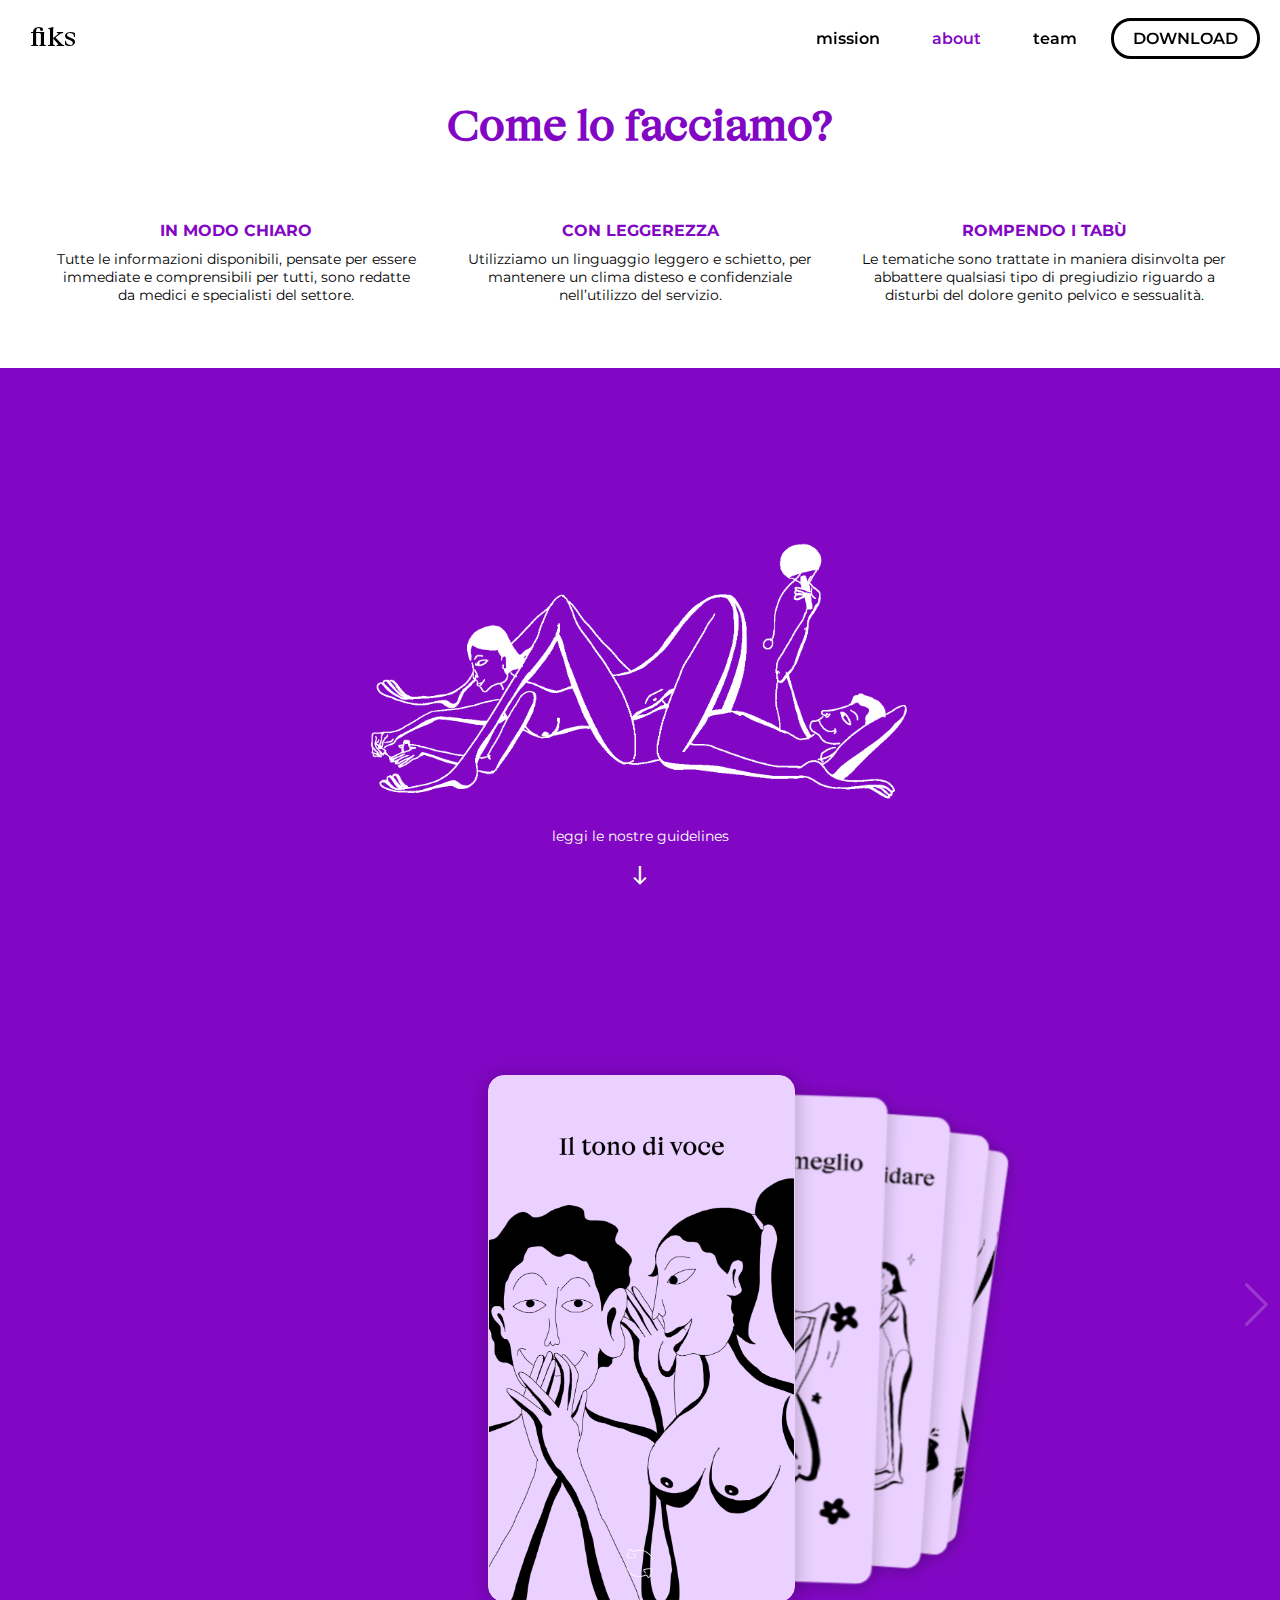
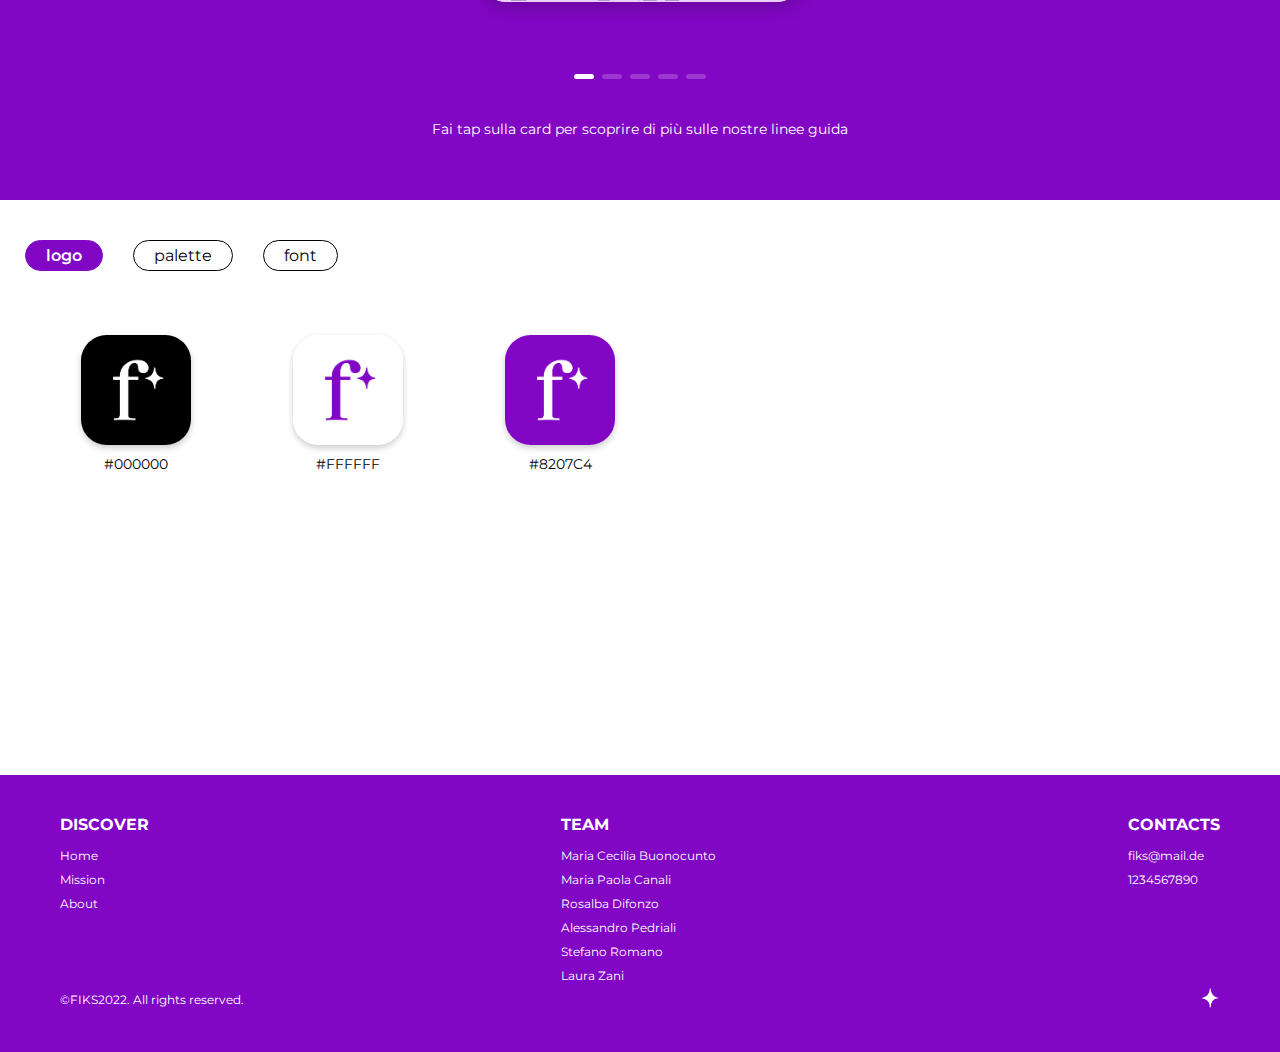
<file: about.html>
<!DOCTYPE html>
<html lang="en">
  <head>
    <meta charset="utf-8" />
    <meta name="viewport" content="width=device-width, initial-scale=1.0">
    <title>Fiks - About</title>
    <link rel="stylesheet" type="text/css" href="assets/stylesheet/guidelines.css">
    <link rel="stylesheet" type="text/css" href="assets/stylesheet/generali.css">

    <link rel="stylesheet" href="https://unpkg.com/swiper/swiper-bundle.min.css"/>

    <link rel="preconnect" href="https://fonts.googleapis.com">
    <link rel="preconnect" href="https://fonts.gstatic.com" crossorigin>
    <link href="https://fonts.googleapis.com/css2?family=Montserrat:wght@400;500;600&display=swap" rel="stylesheet">
    
    <link rel="icon" sizes="180x180" href="assets/images/stella.png">

  </head>

  <body>
 <!-- HEADER -->
 <nav>
  <p id="logo"><a href="index.html">fiks</a></p>
  <div class="menu" id="nav">
    <!-- <a href="index.html">fiks</a> -->
    <a href="mission.html">mission</a>
    <a href="about.html">about</a>
    <a href="team.html">team</a>
    <a href="download.html" id="download">DOWNLOAD</a>
  </div>
  <div class="hamburger" onclick="openNav()">
    <span></span>
    <span></span>
    <span></span>
  </div>
</nav>



<!-- INTRODUCTION -->
    <div class="guidelines">
      <div class="guidelines__content">
        <h2 class="purple">Come lo facciamo?</h2>
      </div>

      <div class="row">
        <div class="column">
          <h3>IN MODO CHIARO</h3>
          <p class="description-black">Tutte le informazioni disponibili, pensate per essere immediate e comprensibili per tutti, sono redatte da medici e specialisti del settore.</p>
        </div>
        <div class="column">
          <h3>CON LEGGEREZZA</h3>
          <p class="description-black">Utilizziamo un linguaggio leggero e schietto, per mantenere un clima disteso e confidenziale nell’utilizzo del servizio. </p>
        </div>
        <div class="column">
          <h3>ROMPENDO I TABÙ</h3>
          <p class="description-black">Le tematiche sono trattate in maniera disinvolta per abbattere qualsiasi tipo di pregiudizio riguardo a disturbi del dolore genito pelvico e sessualità.</p>
        </div>
      </div>
      
      <div class="godown">
        <img src="assets/images/guidelines.png" alt="illustrazione di due amanti" id="amanti">
        <div class="godown__content">
          <p class="description">leggi le nostre guidelines</p>
          <a href="#cards" id="arrow">↓</a>
          </div>
      </div>

    </div>
  </div>
  

  <!-- SWIPER -->
  <div id="swiper__container">
 <div class="swiper mySwiper" id="cards">
   <div class="swiper-wrapper">
     <!-- CARD -->
    <div class="swiper-slide card">
      <div class="card__inner" id="card1">
        <div class="card__face card__face--front">
          <div class="card__content">
            <img src="assets/images/front1.png" title="guideline numero 1" alt="Per conoscersi meglio" class="guideline">
          </div>
        </div>
        <div class="card__face card__face--back">
          <div class="card__content">
            <img src="assets/images/back1.png" alt="" class="guideline">
          </div>
        </div>
      </div>
    </div>
    <!-- CARD -->
    <!-- CARD -->
    <div class="swiper-slide card">
      <div class="card__inner" id="card2">
        <div class="card__face card__face--front">
          <div class="card__content">
            <img src="assets/images/front2.png" title="guideline numero 2" class="guideline">
          </div>
        </div>
        <div class="card__face card__face--back">
          <div class="card__content">
            <img src="assets/images/back2.png" alt="" class="guideline">
          </div>
        </div>
      </div>
    </div>
    <!-- CARD -->
    <!-- CARD -->
    <div class="swiper-slide card">
      <div class="card__inner" id="card3">
        <div class="card__face card__face--front">
          <div class="card__content">
            <img src="assets/images/front3.png" title="guideline numero 3" class="guideline">
          </div>
        </div>
        <div class="card__face card__face--back">
          <div class="card__content">
            <img src="assets/images/back3.png" alt="" class="guideline">
          </div>
        </div>
      </div>
    </div>
    <!-- CARD -->
    <!-- CARD -->
    <div class="swiper-slide card">
      <div class="card__inner" id="card4">
        <div class="card__face card__face--front">
          <div class="card__content">
            <img src="assets/images/front4.png" title="guideline numero 4" class="guideline">
          </div>
        </div>
        <div class="card__face card__face--back">
          <div class="card__content">
            <img src="assets/images/back4.png" alt="" class="guideline">
          </div>
        </div>
      </div>
    </div>
    <!-- CARD -->
    <!-- CARD -->
    <div class="swiper-slide card">
      <div class="card__inner" id="card5">
        <div class="card__face card__face--front">
          <div class="card__content">
            <img src="assets/images/front5.png" title="guideline numero 5" class="guideline">
          </div>
        </div>
        <div class="card__face card__face--back">
          <div class="card__content">
            <img src="assets/images/back5.png" alt="" class="guideline">
          </div>
        </div>
      </div>
    </div>
    <!-- CARD -->
   
  </div>
    <div class="swiper-button-next"></div>
    <div class="swiper-button-prev"></div>
    <div class="swiper-pagination"></div>
  </div>
  <div id="press">
  <!-- <img src="assets/images/turn.png" alt="premi per girare la carta e scoprire le nostre linee guida" id="turn"> -->
  <p class="description">Fai tap sulla card per scoprire di più sulle nostre linee guida</p>
  </div>
</div>


<!-- SWITCHER -->
<header>
  <div id="subnav">
    <ul class="tabs">
      <li class="tab is-active">
        <a data-switcher data-tab="1">logo</a>
      </li>
      <li class="tab">
        <a data-switcher data-tab="2">palette</a>
      </li>
      <li class="tab">
        <a data-switcher data-tab="3">font</a>
      </li>
    </ul>
  </div>
</header>

  <main>
    <section class="pages">
<!-- LOGO -->
      <div class="page is-active" data-page="1">
        <div class="colors">
          <div class="color">
            <img src="assets/images/logo3.png" alt="">
            <p class="description-black">#000000</p>
          </div>
          <div class="color">
            <img src="assets/images/logo2.png" alt="">
            <p class="description-black">#FFFFFF</p>
          </div>
          <div class="color">
            <img src="assets/images/logo1.png" alt="">
            <p class="description-black">#8207C4</p>
          </div>
      </div>

      </div>
<!-- PALETTE -->
      <div class="page" data-page="2">
        <div class="colors">
          
          <div class="color">
            <div class="box" id="color3"></div>
            <p class="description-black">#8207C4</p>

          </div>
          <div class="color">
            <div class="box" id="color4"></div>
            <p class="description-black">#FF5C1E</p>
          </div>
          <div class="color">
            <div class="box" id="color5"></div>
            <p class="description-black">#F8D6E4</p>
            </div>
          <div class="color">
            <div class="box" id="color2"></div>
            <p class="description-black">#FFFFFF</p>
          </div>
          <div class="color">
            <div class="box" id="color1"></div>
            <p class="description-black">#000000</p>
          </div>
          
          
          </div>
      </div>
    </div>
<!-- FONT -->
      <div class="page" data-page="3">
        <div class="fonts">
          <div class="font" id="montserrat-regular">
            <h3 class="fontdisplay" id="montserrat-regular">Montserrat Regular</h3>
            <p class="type">a b c d e f g h i l m n o p q r s t u v z</p>
            <p class="type">A B C D E F G H I L M N O P Q R S T U V Z</p>
            <p class="type">1 2 3 4 5 6 7 8 9 0</p>
          </div>
          <div class="font" id="montserrat-medium">
            <h3 class="fontdisplay" id="montserrat-medium">Montserrat Medium</h3>
            <p class="type">a b c d e f g h i l m n o p q r s t u v z</p>
            <p class="type">A B C D E F G H I L M N O P Q R S T U V Z</p>
            <p class="type">1 2 3 4 5 6 7 8 9 0</p>
          </div>
          <div class="font" id="montserrat-semibold">
            <h3 class="fontdisplay" id="montserrat-semibold">Montserrat Semibold</h3>
            <p class="type">a b c d e f g h i l m n o p q r s t u v z</p>
            <p class="type">A B C D E F G H I L M N O P Q R S T U V Z</p>
            <p class="type">1 2 3 4 5 6 7 8 9 0</p>
          </div>
          <div class="font" id="bigdailyshort">
            <h3 id="bigdailyshort">Big Daily Short Regular</h3>
            <p class="type">a b c d e f g h i l m n o p q r s t u v z</p>
            <p class="type">A B C D E F G H I L M N O P Q R S T U V Z</p>
            <p class="type">1 2 3 4 5 6 7 8 9 0</p>
          </div>
        </div>
    </section>
  </main>


</div>
</div>
 
<!-- FOOTER -->

<footer class="purplefoot">
  <div class="row">
  </div>
  <div class="row">
    <div class="column">
      <h3>DISCOVER</h3>
      <p><a href="index.html">Home</a></p>
      <p><a href="mission.html">Mission</a></p>
      <p><a href="about.html">About</a></p>
      <!-- <p><a href="team.html">Team</a></p> -->
    </div>
    <div class="column">
     <h3>TEAM</h3>
     <p>Maria Cecilia Buonocunto<br>Maria Paola Canali<br>Rosalba Difonzo<br>Alessandro Pedriali<br>Stefano Romano<br>Laura Zani</p>
    </div>
    <div class="column">
     <h3>CONTACTS</h3>
     <p>fiks@mail.de<br>1234567890</p>
    </div>
  </div>
  <div class="row">
    <p>©FIKS2022. All rights reserved.</p>
    <img src="assets/images/stella.png" alt="" id="stella">

 </div>
</footer>



 <script src="https://unpkg.com/swiper/swiper-bundle.min.js"></script>

 <script src="assets/scripts/cards.js"></script>
 <script src="assets/scripts/swiper.js"></script>
 <script src="assets/scripts/sketch.js"></script>
 <script src="assets/scripts/switcher.js"></script>
 <script src="assets/scripts/active.js"></script>

  </body>
</html>
</file>
<file: assets/stylesheet/guidelines.css>
/* base style */
body {
  background-color: white;
  color: white;
  font-family: 'Big Daily Short';
  margin: 0px;
  padding: 0;
  /* width:100vw; */
  overflow-x: hidden;
}

a {text-decoration: none;}

h1 {
  font-size:min(7vw, 60px); 
  font-family: 'Big Daily Short';
  color:#8207C4; 
  margin-left: 30px; 
}
  
h2{
  font-size:clamp(32px,5vw,40px);
  font-family: 'Big Daily Short';
  color:#fff; 
}

.purple{
  font-size:clamp(32px,5vw,40px);
  font-family: 'Big Daily Short';
  color:#8207C4; 
}

h3{
  font-size:clamp(12px,3vw,16px);
  font-family: 'montserrat';
  text-align:center;
  color:#8207C4; 
} 



.description {
  color:white;
  font-family: "montserrat";
  text-align: center;
  font-size: 14px;
  padding: 10px;
}

.description-black {
  color:black;
  font-family: "montserrat";
  text-align: center;
  font-size: 14px;
  padding: 10px;
}


.button {
  padding:8px 30px;  
  color: #8207C4; 
  display:inline-block; 
  border: #8207C4; 
  border-style:solid; 
  border-radius:20px ;
  background:white; 
  font-size:15px; 
  font-family: 'Montserrat';
  font-weight:normal;
  font-style: normal;
}

.button:hover{
  background-color:#8207C4 ;
  color: #fff;
}

.button:active{
  background-color:white ;
  color: #8207C4;
  box-shadow: 5px 1px 6px 2px rgba(0, 0, 0, 0.2);

}

canvas {
  display: block;
}

@media (max-width: 576px) {
  
  
}


  
* {
  margin: 0;
  padding: 0px;
}

/* INTRODUCTION */
.guidelines {
  width: 100vw;
  height: 100vh;
  display: flex;
  /* justify-content: center; */
  align-items: center;
  justify-content: space-between;
  flex-direction: column;

}

.guidelines__content {
  display: flex;
  justify-content: center;
  align-items: center;
  flex-direction: column;
  margin-top: 100px;
  margin-bottom:20px;
  text-align: center;
}

.guidelines .row {
  padding:20px;
  align-items: flex-start;
}
.guidelines .column {
  margin: 10px;
  width:30vw;
}

.guidelines .img {
  margin-top: 100px;
  padding-bottom: 100px;
}


.godown {
  display: flex;
  justify-content: flex-end;
  align-items: center;
  flex-direction: column;

  width: 100vw;
  height: 40vw;
  padding:10px;

  background-color: #8207C4;
}

.godown__content {
  display: flex;
  flex-direction: column;
  align-items: center;
}

#amanti {
  padding: 5px;
  width:45vw;
  z-index: 0;
}

#arrow {
  color: white;
  font-size: 30px;
  animation: 2s ease-in-out infinite;
}

#arrow:hover {
  color: #EBD1FF;
}


@media (max-width: 576px) {
  .guidelines__content{
    margin-top: 60px;
  }
  .guidelines .row {
    width:70vw;
    padding:0px;

    display: flex;
    align-items: center;
  }

  .guidelines .column {
    width:70vw;
  }
  .godown{
    padding:30px 0 30px 0 ;

  }
}


/* CARDS SWIPER */
#swiper__container {
  height: 100vh;
  width:100vw;
  background-color: #8207C4;

  overflow: hidden;
}

.swiper {
  height: 90vh;
  width:100vw;

  overflow: hidden;
}

.swiper-wrapper {
  max-width: 100vw;
}

.swiper-pagination {
  padding-bottom: 20px;
  padding-top: 30px;
  max-height: 10vh;
}
.swiper-pagination .swiper-pagination-bullet {
  height: 5px;
  width: 20px;
  border-radius: 25px;
  background: #fff;
}

.swiper .swiper-button-next, .swiper .swiper-button-prev {
  opacity: 0.2;
  color: #fff;
  transition: all 0.3 ease;
}

.swiper-button-next:hover, .swiper-button-prev:hover {
  opacity: 1;
  color: #fff;
}

.swiper .swiper-button-prev.swiper-button-disabled {
  opacity: 0;
}

.swiper .swiper-button-next.swiper-button-disabled {
  opacity: 0;
}

.swiper-slide .card .swiper-slide-active .swiper-slide-visible{
  margin: 0;
}

.swiper-slide.card {
  margin-top:100px;
  margin-bottom: 40px;
  height: 75vh;
  perspective: 1000px;

  display: flex;
  justify-content: center;
  align-items:center;
}

.swiper-slide.card .swiper-slide-shadow {
  background-color: transparent;
  width: 0;
}

.swiper-slide.card .swiper-slide-next {
  background-color: transparent;
  width: 0;
}

#press {
  display: flex;
  flex-direction: column;
  align-items: center;
}

#turn {
  width: 4vw;
}



/* CARD FLIP */

.card__inner {
  width:35vw;
  min-width: 262px;
  max-width: 305px; 
  height: 60vw;
  min-height: 450px;
  max-height: 525px;
  transition: transform 1s;
  transform-style: preserve-3d;
  cursor: pointer;
  position: relative;
}


.card__inner.is-flipped {
  transform: rotateY(180deg);
}


.card__face {
  position: absolute;
  /* width: 100%;
  height: 100%; */
  -webkit-backface-visibility: hidden;
  backface-visibility: hidden;
  overflow: hidden;
  border:1px solid #EBD1FF;
  border-radius: 16px;
  box-shadow: 0px 3px 18px 3px rgba(0, 0, 0, 0.2);
}

.card__face--front {
  background-color: #EBD1FF;
  display: flex;
  align-items: center;
  justify-content: center;
}

.card__face--front h1 {
  font-family: "bigdailyshot-regular";
  color:white;
  font-size: 100px;
}

.card__face--back {
  background-color: var(--light);
  transform: rotateY(180deg);
}



.guideline {
  display: block;
  width:35vw;
  min-width: 262px;
  max-width: 305px; 
  height: 60vw;
  min-height: 450px;
  max-height: 525px;
}

@media (max-width: 576px) {
  
  .card__inner {
    width:35vw;
    min-width: 218px;
    max-width: 254px; 
    height: 60vw;
    min-height: 375px;
    max-height: 437,5px;
    transition: transform 1s;
    transform-style: preserve-3d;
    cursor: pointer;
    position: relative;

    /* overflow-x: hidden; */
  }

  .guideline {
    display: block;
    width:35vw;
    min-width: 218px;
    max-width: 254px; 
    height: 60vw;
    min-height: 375px;
    max-height: 437,5px;
  }
}

/* SWITCHER */
/* .switcher {
  background-color: #8207C4;
} */
header{
  height: 5vh;
  margin: 30px 15px;
  padding:10px;
}
#subnav{
  height: auto;
  display: flex;
  justify-content: space-between;
  align-items: center;
}
.tabs{
  list-style-type: none;
  display: flex;
  justify-content: flex-end;
}
.tabs .tab {
  display: block;
  padding-right:30px;
}

.tabs .tab a[data-switcher] {
  display: block;
  padding: 5px 20px;
  text-decoration: none;
  color:#000;
  cursor: pointer;
  border: 1px solid #000;
  border-radius: 20px;
  font-family: "montserrat";
}

.tabs .tab:hover a[data-switcher]{
  color:#8207C4;
  border:2px solid #8207C4;
}

.tabs .tab.is-active a[data-switcher]{
  background-color: #8207C4;
  color:white;
  border-color: #8207C4;
  font-weight: 600;
}

main {
  padding-left: 30px;
  padding-right:30px;
  height: 50vh;
}

.pages {
  margin-top:0px;
  /* padding:50px 30px; */
  border-radius:8px;
  background-color: transparent;
  /* box-shadow: 0px 3px 6px rgba(0, 0, 0, 0.2) ; */
}

.pages .page {
  display: none;
}

.pages .page.is-active {
  display: block;
}

/* LOGO */

.color img {
  width: 10vw;
  max-width:110px ;
  border-radius: 2vw;
  box-shadow: 0px 3px 6px rgba(0, 0, 0, 0.2);

}

/* PALETTE */
.colors {
  display: flex;
  justify-content: flex-start;
  align-items: flex-start;
}

.color {
  width:15vw;
  height: 20vh;

  margin: 10px;

  display: flex;
  flex-direction: column;
  align-items: center;
}

.box{
  width: 10%;
  min-width: 50px;
  max-width: 200px;
  height: 0;
  min-height: 50px;
  max-height: 200px;
  padding:10%;

  
  display: flex;
  flex-direction: column;
}

#color1 {
  background-color: #000;
  box-shadow: 0px 3px 6px rgba(0, 0, 0, 0.2);
  border-radius: 5px;
  margin:10px;
}

#color2 {
  background-color: #ffffff;
  box-shadow: 0px 3px 6px rgba(0, 0, 0, 0.2);
  border-radius: 5px;
  margin:10px;
}
#color3 {
  background-color: #8207C4;
  box-shadow: 0px 3px 6px rgba(0, 0, 0, 0.2);
  border-radius: 5px;
  margin:10px;
}
#color4 {
  background-color: #FF5C1E;
  box-shadow: 0px 3px 6px rgba(0, 0, 0, 0.2);
  border-radius: 5px;
  margin:10px;
}
#color5 {
  background-color: #F8D6E4;
  box-shadow: 0px 3px 6px rgba(0, 0, 0, 0.2);
  border-radius: 5px;
  margin:10px;
}

/* FONTS */

.fonts {
  height: fit-content;
  display: flex;
  justify-content: flex-start;
  align-items: flex-start;
}

.font {
  width:20vw;
  min-width: 80px;
  height: fit-content;
  min-height: 200px;

  margin: 10px;
  padding:20px;

  display: flex;
  flex-direction: column;
  align-items: flex-start;

  background-color: white;
  box-shadow: 0px 3px 6px rgba(0, 0, 0, 0.2);
  border-radius: 10px;
}

.type {
  color:black;
  text-align: left;
  font-size: 14px;
  padding-top:10px;

  letter-spacing:-1px;
}

#montserrat-regular {
  font-family: "montserrat";
  font-weight: normal;
}

#montserrat-medium {
  font-family: "montserrat";
  font-weight: 500;
}

#montserrat-semibold {
  font-family: "montserrat";
  font-weight: 600;
}

.font .small-text {
  text-align:left;
  font-size: 20px;
}

.color .small-text #bigdailyshort{
  font-family: "Big Daily Short";
}

h3 .fontdisplay {
  text-align: left;
}

#montserrat-regular {
  font-family: "montserrat";
  font-weight: normal;
}

#montserrat-medium {
  font-family: "montserrat";
  font-weight: 500;
}

#montserrat-semibold {
  font-family: "montserrat";
  font-weight: 600;
}

#bigdailyshort {
  font-family: "Big Daily Short";
}

@media (max-width: 576px) {
  header {
    height: 5vh;
    margin: 80px 15px 10px 15px;
  }

  main {
    height: 90vh;
  }

  .fonts {
    flex-direction: column;
    align-items:center;
  }

  .font {
    width: 80vw;
    height: 12vh;
    min-height: 0;
  }

  .colors {
    flex-direction: column;
  }

  .color {
    width: auto;
    height: 13vh;
    flex-direction: row;
  }

  .color img {
    width:17vw;
  }

}
</file>
<file: assets/stylesheet/generali.css>
/* FONTS*/
/* bigdailyshort */
@font-face {
    font-family: 'Big Daily Short';
    src: url('fonts/BigDailyShort-Regular.eot');
    src: url('fonts/BigDailyShort-Regular.eot?#iefix') format('embedded-opentype'),
        url('fonts/BigDailyShort-Regular.woff') format('woff');
    font-weight: normal;
    font-style: normal;
    font-display: swap;
  }

/* HEADER */

nav {
    display: flex;
    align-items: center;
    justify-content: space-between;
    min-height: 8vh;
    position: fixed;
    width: 100vw;
    transition: 200ms ease-in-out background-color;
    z-index: 10;
    background-color: rgba(255, 255, 255, 0.8);
  }
  
  
  #logo a{
    padding-left: 30px;
    color: black;
    font-family: "Big Daily Short";
    font-size:24px;
  }
  
  #logo a:hover{
    color:#8207C4;
  }
  
  #logo a.active{
    color:#8207C4;
  }
  
  
  
  
  .menu a {
    text-decoration: none;
    display: inline-block;
    padding: .5rem 1.2rem;
    margin-top: 5px;
    margin-right: 10px;
    color:black;
    font-family: "Montserrat";
    font-style: normal;
    font-weight: 600;
    /* background-color: #fff; */
    
  }
  
  .menu a:hover {
    color:#8207C4;
    text-decoration: underline;
  }
  
  nav .menu a.active {
      color: #8207C4;
  }
  
  
  
  
  #download {
    border: none;
    border-style: solid;
    border-radius: 20px;

    margin-right: 20px;
  }
  
  #download:hover {
    background-color:black;
    border-style: solid;
    color: white;
  }

  
  
  /* #download a:hover {
    color: white;
  }  */
  
  /* .active_nav {
    background-color: rgba(130, 7, 196, 0.8);
    box-shadow: 0px 0px;
    transition: 200ms ease-in-out background-color;
  
  }
  
  .active_nav .menu a, 
  .active_nav .logo a{
    color:white;
  }
  
  .active_nav .menu a:hover,
  .active_nav .logo a:hover {
    color:#ff5c1e;
  }
  
  .active_nav #download {
    border:white;
    border-style: solid;
    border-radius: 20px;
  }
  
  .active_nav #download:hover {
    background-color: white;
    color:#8207C4;
  }
  
  .remove_nav {
    opacity: 0;
    transition: 200ms ease-in-out ;
  
  } */
  
  /* HAMBURGER MENU */
  .hamburger {display: none;}
  
  @media (max-width: 576px) {
    
    #download {
        border: none;
        border-style: solid;
        border-radius: 30px;
      }
      
      #download:hover {
        background-color:black;
        border-style: solid;
        color: white;
      }
    
      
  
    .menu{ position: absolute; 
      top:0; right:-100%; 
      background: white; 
      height: 100vh; 
      width:100%; 
      padding-top:100px;
      margin-left: 20px;
      /* transform: translate(2.5rem, -4rem); */
    
      font-size: 24px;
      font-weight: bold;
      padding-top:20px;
      display: flex;
      flex-direction: column;
      flex-wrap: wrap;
      justify-content: center;
      align-items: center;
  
    }
  
    .menu li {display: block;}
  
    
  
    .hamburger {
      display: block;
      width: 30px;
      height: 30px;
      position: fixed;
      top:30px;
      right:30px;
      z-index: 20;
    }
  
    .hamburger span {
      background: black;
      height: 3px;
      width: 100%;
      display: block;
      margin-bottom:5px;
    }
  
    /* .active_nav .hamburger span{
      background: white;
  } */
  }





/* FOOTER */
  /* WHITE */
footer {
    background-color: #fff;
    padding: 7vw;
  
  }
  
  footer h3 {
    font-family: "montserrat";
    font-style: normal;
    color: black;
    font-size: min(16px,2.5vw,20px);
    text-align: left;

    margin-bottom:10px;

  }
  
  footer p{
    font-family: "montserrat";
    font-style: normal;
    font-size: clamp(10px,1.25vw,12px);
    line-height: 2;
    color: black;
  }
  
  footer a{
    font-family: "montserrat";
    font-style: normal;
    font-size: clamp(10px,1.25vw,12px);
    line-height: 1.5;
    color: black;
  }
  
  footer a:hover{
    
    color: #8207C4;
  }
  
  .row {
    display: flex;
    justify-content: space-between;
    margin-left: 20px;
    margin-right: 20px;
  }
  
  .logo {
    width:20px;
    height: 20px;
  
  }

  img{
      width: 2vw;
  }
  
  @media (max-width: 576px) {
    .row {
      flex-direction: column;
    }
    footer h3 {
      font-size: max(3vw,18px);
    }
    
    footer p{
      font-size: max(1.5vw, 9px);
    }
    
    footer a{
      font-size: max(1.5vw, 9px);
    }
  
    .column {
      padding-bottom:20px;
    }
  }

  /* PURPLE */
  .purplefoot{
    background-color: #8207C4;
    padding: 40px;
  
  }
  
  .purplefoot h3 {
    font-family: "montserrat";
    font-style: normal;
    color: white;
    font-size: min(16px,2.5vw,20px);
    text-align: left;

    margin-bottom:10px;
    margin-left: 0%;
  }
  
  .purplefoot p{
    font-family: "montserrat";
    font-style: normal;
    font-size: clamp(10px,1.25vw,12px);
    line-height: 2;
    color: white;
  }
  
  .purplefoot a{
    font-family: "montserrat";
    font-style: normal;
    font-size: clamp(10px,1.25vw,12px);
    line-height: 1.5;
    color: white;
  }
  
  .purplefoot a:hover{
    
    color: #EBD1FF;
  }
  
  .row {
    display: flex;
    justify-content: space-between;
  }
  
  #stella {
    width:20px;
    height: 20px;
  
  }
  
  @media (max-width: 576px) {
    .row {
      flex-direction: column;
    }
    .purplefoot h3 {
      font-size: max(3vw,18px);
    }
    
    .purplefoot p{
      font-size: max(1.5vw, 9px);
    }
    
    .purplefoot a{
      font-size: max(1.5vw, 9px);
    }
  
    .column {
      padding-bottom:20px;
    }
  }
</file>
